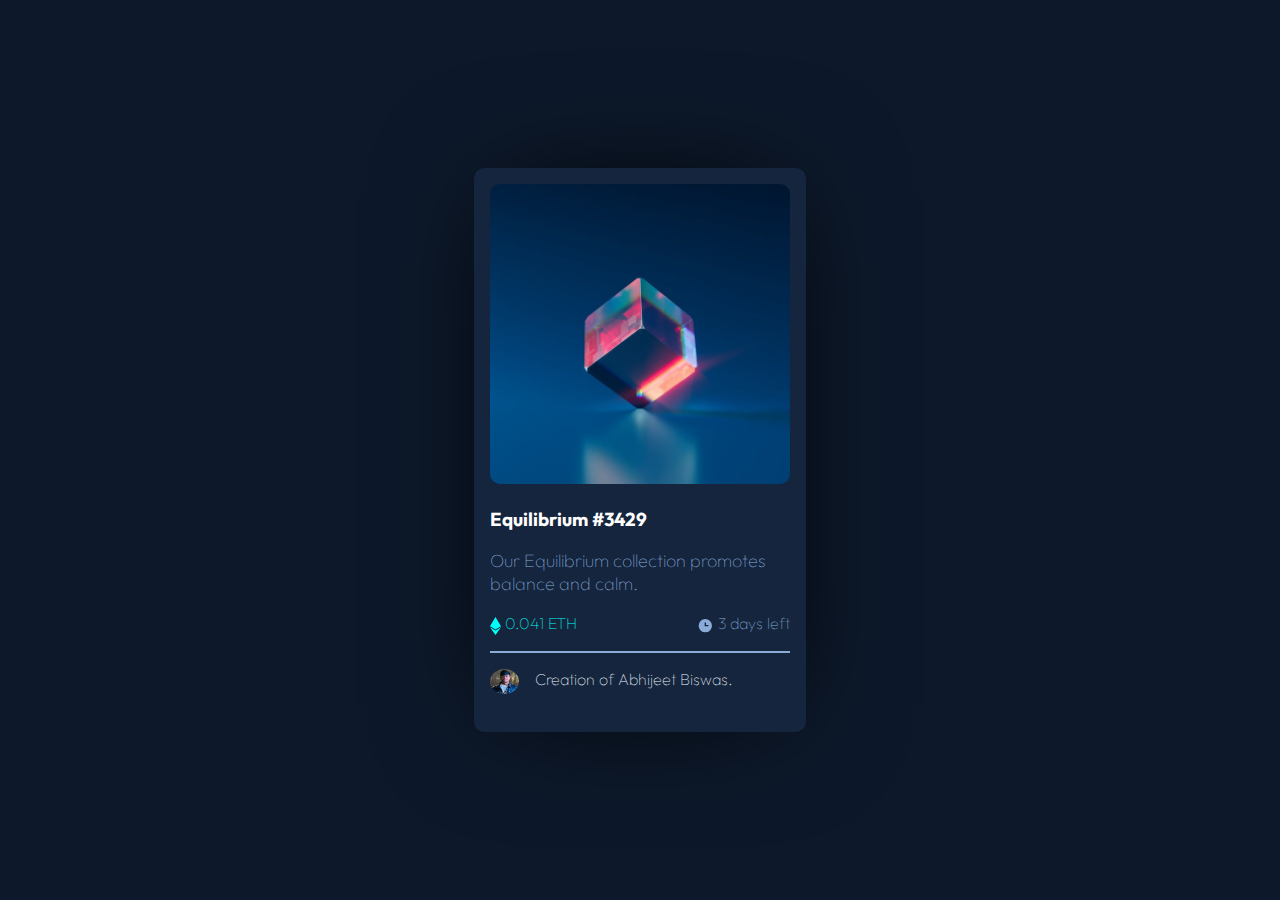
<file: index.html>
<!DOCTYPE html>
<html lang="en">
  <head>
    <meta charset="UTF-8" />
    <meta name="viewport" content="width=device-width, initial-scale=1.0" />
    <title>Document</title>
    <link rel="stylesheet" href="style.css" />
    <link rel="preconnect" href="https://fonts.googleapis.com" />
    <link rel="preconnect" href="https://fonts.gstatic.com" crossorigin />
    <link
      href="https://fonts.googleapis.com/css2?family=Outfit:wght@100..900&display=swap"
      rel="stylesheet"
    />
  </head>
  <body>
    <div class="box">
      <img class="image1" src="image-equilibrium.jpg" alt="image-equilibrium" />
      <h3>Equilibrium #3429</h3>
      <p class="first">Our Equilibrium collection promotes balance and calm.</p>
      <p class="second">
        <svg width="11" height="18" xmlns="http://www.w3.org/2000/svg"><path d="M11 10.216 5.5 18 0 10.216l5.5 3.263 5.5-3.262ZM5.5 0l5.496 9.169L5.5 12.43 0 9.17 5.5 0Z" fill="#00FFF8"/></svg>
        0.041 ETH <span style="float:right;">
            <svg width="17" height="17" xmlns="http://www.w3.org/2000/svg"><path d="M8.305 2.007a6.667 6.667 0 1 0 0 13.334 6.667 6.667 0 0 0 0-13.334Zm2.667 7.334H8.305a.667.667 0 0 1-.667-.667V6.007a.667.667 0 0 1 1.334 0v2h2a.667.667 0 0 1 0 1.334Z" fill="#8BACD9"/></svg>
            3 days left
        </span>
        <hr color="#8BACD9" >
        
      </p>
      <div class="box2">
            <img class="image2" src="abhijeetpicture2-photoaidcom-cropped.png" alt="image-avatar">
            &nbsp;&nbsp;&nbsp;Creation of Abhijeet Biswas.

        </div>
    </div>
  </body>
</html>
</file>
<file: style.css>
body {
  background-color: hsl(217, 54%, 11%);
  font-family: "Outfit", sans-serif;
  font-optical-sizing: auto;
  font-weight: 100;
  font-style: normal;
}

.box {
  position: absolute;
  margin: auto;
  inset: 0px;
  padding: 1rem;
  height: 500px;
  min-width: 100px;
  width: 300px;
  border-radius: 10px;
  background-color: hsl(216, 50%, 16%);
  box-shadow: 0px 0px 121px -27px black;
  padding-bottom: 3rem;
  transition: transform 500ms;
}
.image1 {
  width: 100%;
  border-radius: 10px;
}
h3 {
  color: white;
}
.first{
    color: hsl(215, 51%, 70%);
    font-size: 18px;
}
.second{
    color: #00FFF8;
}
span{
    color: #8BACD9;
}
svg {
    display: inline-block;
    vertical-align: middle; 
}
.box2{
    height: 50px;
    min-width: 20px;
    width: 290px;
    color: aliceblue;
    
}
.image2{
    width: 10%;
    height: 50%;
    display: inline-block;
    vertical-align: middle; 
}
.box:hover{
    transform: scale(1.1);
}
</file>
